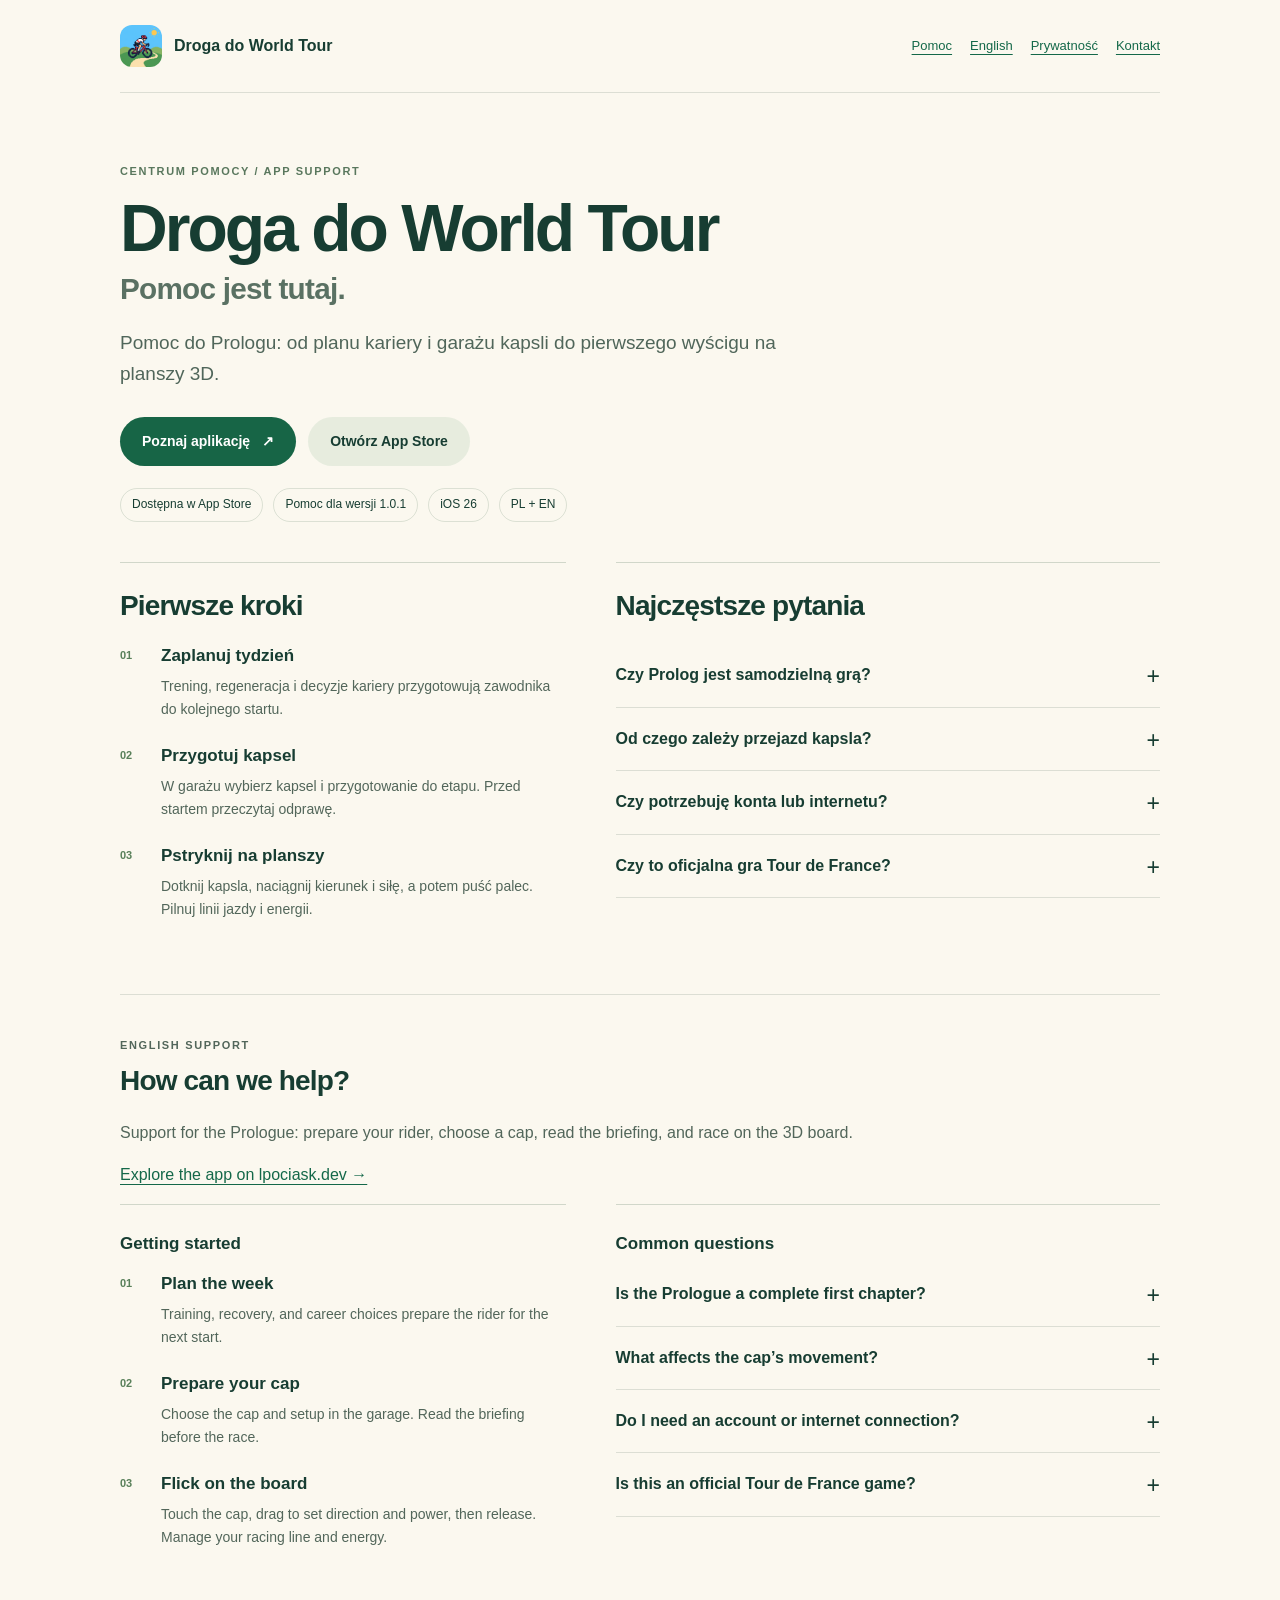
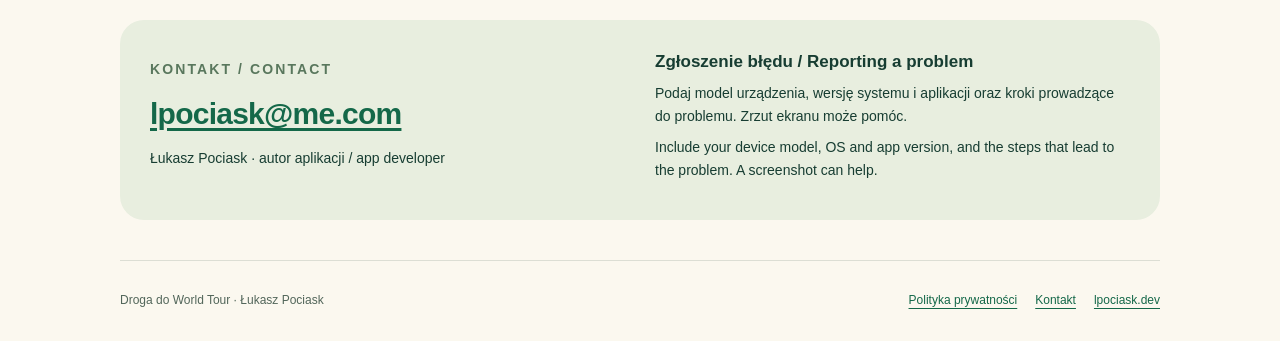
<file: index.html>
<!doctype html>
<html lang="pl">
<head>
<meta charset="utf-8">
<meta name="viewport" content="width=device-width,initial-scale=1">
<title>Droga do World Tour — pomoc i wsparcie</title>
<meta name="description" content="Wsparcie Droga do World Tour: pierwsze kroki, FAQ, kontakt, App Store i polityka prywatności.">
<link rel="canonical" href="https://lpociask.github.io/RoadToUCI-site/">
<meta name="theme-color" content="#fbf8ef">
<link rel="stylesheet" href="support-migration.css">
<link rel="icon" href="assets/roadtouci-icon.png">
</head>
<body>
<a class="skip" href="#main">Przejdź do treści</a>
<header class="shell topbar">
<a class="brand" href="./">
<img src="assets/roadtouci-icon.png" alt="" width="42" height="42">
<span>Droga do World Tour</span>
</a>
<nav aria-label="Nawigacja wsparcia">
<a href="#pomoc">Pomoc</a>
<a href="#support" lang="en">English</a>
<a href="privacy.html">Prywatność</a>
<a href="#contact">Kontakt</a>
</nav>
</header>
<main class="shell" id="main">
<section class="hero" id="top">
<p class="eyebrow">Centrum pomocy / App support</p>
<h1>Droga do World Tour<small>Pomoc jest tutaj.</small>
</h1>
<p class="lead">Pomoc do Prologu: od planu kariery i garażu kapsli do pierwszego wyścigu na planszy 3D.</p>
<div class="actions">
<a class="button" href="https://lpociask.dev/apps/world-tour/">Poznaj aplikację <span aria-hidden="true">↗</span>
</a>
<a class="button secondary" href="https://apps.apple.com/pl/app/road-to-world-tour/id6787514298">Otwórz App Store</a>
</div>
<ul class="meta">
<li>Dostępna w App Store</li>
<li>Pomoc dla wersji 1.0.1</li>
<li>iOS 26</li>
<li>PL + EN</li>
</ul>
</section>
<section id="pomoc" class="grid" aria-label="Pomoc po polsku">
<div class="panel">
<h2>Pierwsze kroki</h2>
<ol class="steps">
<li>
<div>
<h3>Zaplanuj tydzień</h3>
<p>Trening, regeneracja i decyzje kariery przygotowują zawodnika do kolejnego startu.</p>
</div>
</li>
<li>
<div>
<h3>Przygotuj kapsel</h3>
<p>W garażu wybierz kapsel i przygotowanie do etapu. Przed startem przeczytaj odprawę.</p>
</div>
</li>
<li>
<div>
<h3>Pstryknij na planszy</h3>
<p>Dotknij kapsla, naciągnij kierunek i siłę, a potem puść palec. Pilnuj linii jazdy i energii.</p>
</div>
</li>
</ol>
</div>
<div class="panel">
<h2>Najczęstsze pytania</h2>
<details>
<summary>Czy Prolog jest samodzielną grą?</summary>
<p>Tak. Prolog daje pełną pierwszą pętlę od decyzji kariery do wyścigu. Wersja 1.0.1 zawiera sezon Lipcowa Pętla 2026 z 21 etapami.</p>
</details>
<details>
<summary>Od czego zależy przejazd kapsla?</summary>
<p>Liczą się kierunek i moc pstryknięcia, linia jazdy, energia, trasa i przygotowanie. Decyzje kariery oraz garażu mają znaczenie w dniu wyścigu.</p>
</details>
<details>
<summary>Czy potrzebuję konta lub internetu?</summary>
<p>Gra nie wymaga konta. Postęp kariery, ustawienia garażu i stan wyścigu są zapisywane lokalnie na urządzeniu; rozgrywka działa offline.</p>
</details>
<details>
<summary>Czy to oficjalna gra Tour de France?</summary>
<p>Nie. To autorska, nielicencjonowana gra kolarska. Nie jest oficjalnym produktem Tour de France, UCI ani ASO.</p>
</details>
</div>
</section>
<section class="english" id="support" lang="en">
<p class="eyebrow">English support</p>
<h2>How can we help?</h2>
<p>Support for the Prologue: prepare your rider, choose a cap, read the briefing, and race on the 3D board.</p>
<p>
<a href="https://lpociask.dev/en/apps/world-tour/">Explore the app on lpociask.dev →</a>
</p>
<div class="grid">
<div class="panel">
<h3>Getting started</h3>
<ol class="steps">
<li>
<div>
<h3>Plan the week</h3>
<p>Training, recovery, and career choices prepare the rider for the next start.</p>
</div>
</li>
<li>
<div>
<h3>Prepare your cap</h3>
<p>Choose the cap and setup in the garage. Read the briefing before the race.</p>
</div>
</li>
<li>
<div>
<h3>Flick on the board</h3>
<p>Touch the cap, drag to set direction and power, then release. Manage your racing line and energy.</p>
</div>
</li>
</ol>
</div>
<div class="panel">
<h3>Common questions</h3>
<details>
<summary>Is the Prologue a complete first chapter?</summary>
<p>Yes. It includes a full loop from career decisions to racing. Version 1.0.1 includes the July Loop 2026 season with 21 stages.</p>
</details>
<details>
<summary>What affects the cap’s movement?</summary>
<p>Direction, flick power, racing line, energy, the course, and preparation all matter. Career and garage choices affect race day.</p>
</details>
<details>
<summary>Do I need an account or internet connection?</summary>
<p>No account is required and gameplay works offline. Career progress, garage choices, and race state are saved locally on your device.</p>
</details>
<details>
<summary>Is this an official Tour de France game?</summary>
<p>No. This is an original, unlicensed cycling game, not an official product of the Tour de France, UCI, or ASO.</p>
</details>
</div>
</div>
</section>
<section class="contact" id="contact">
<div>
<p class="eyebrow">Kontakt / Contact</p>
<a class="mail" href="mailto:lpociask@me.com">lpociask@me.com</a>
<p>Łukasz Pociask · autor aplikacji / app developer</p>
</div>
<div>
<h3>Zgłoszenie błędu / Reporting a problem</h3>
<p>Podaj model urządzenia, wersję systemu i aplikacji oraz kroki prowadzące do problemu. Zrzut ekranu może pomóc.</p>
<p lang="en">Include your device model, OS and app version, and the steps that lead to the problem. A screenshot can help.</p>
</div>
</section>
</main>
<footer class="shell foot">
<span>Droga do World Tour · Łukasz Pociask</span>
<nav aria-label="Stopka">
<a href="privacy.html">Polityka prywatności</a>
<a href="mailto:lpociask@me.com">Kontakt</a>
<a href="https://lpociask.dev/">lpociask.dev</a>
</nav>
</footer>
</body>
</html>
</file>
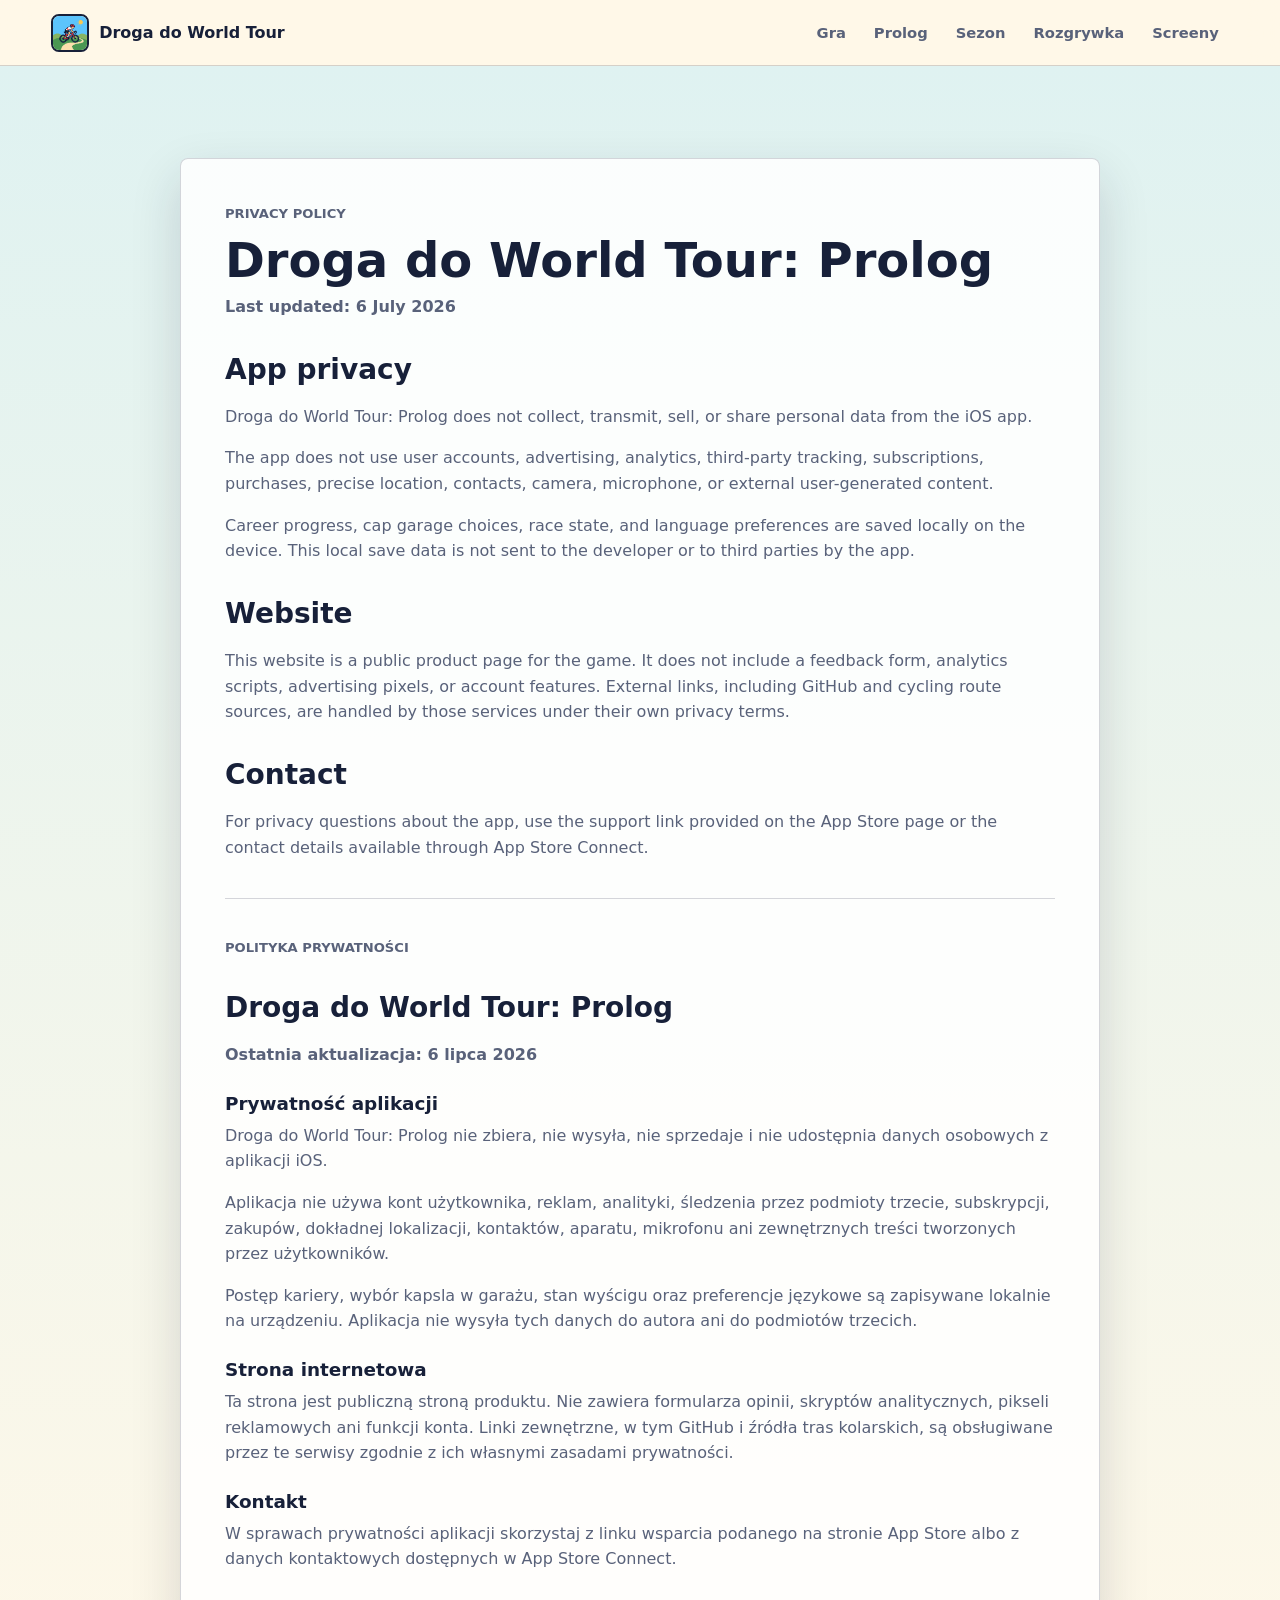
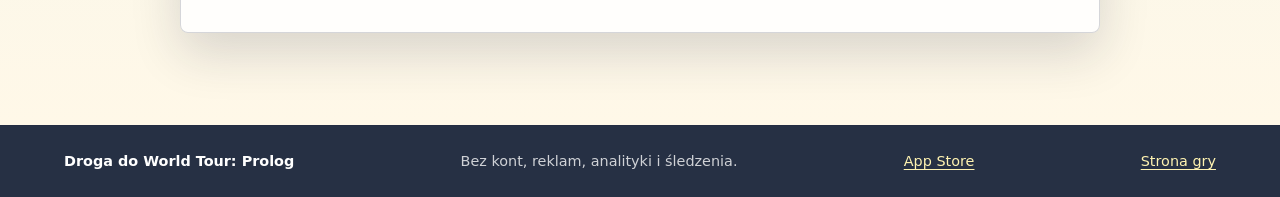
<file: privacy.html>
<!doctype html>
<html lang="en">
  <head>
    <meta charset="utf-8">
    <meta name="viewport" content="width=device-width, initial-scale=1">
    <meta
      name="description"
      content="Privacy policy for Droga do World Tour: Prolog."
    >
    <meta property="og:title" content="Droga do World Tour: Prolog Privacy Policy">
    <meta
      property="og:description"
      content="Droga do World Tour stores gameplay data locally on the device and does not use accounts, ads, analytics, purchases, or tracking."
    >
    <meta name="theme-color" content="#f4c95d">
    <title>Privacy Policy - Droga do World Tour: Prolog</title>
    <link rel="icon" href="assets/roadtouci-icon.png">
    <link rel="stylesheet" href="styles.css">
  </head>
  <body>
    <header class="site-header" aria-label="Main navigation">
      <a class="brand" href="https://lpociask.dev/apps/world-tour/" aria-label="Droga do World Tour: Prolog">
        <img src="assets/roadtouci-icon.png" alt="">
        <span>Droga do World Tour</span>
      </a>
      <nav>
        <a href="https://lpociask.dev/apps/world-tour/">Gra</a>
        <a href="https://lpociask.dev/apps/world-tour/#overview">Prolog</a>
        <a href="https://lpociask.dev/apps/world-tour/#stories">Sezon</a>
        <a href="https://lpociask.dev/apps/world-tour/#how">Rozgrywka</a>
        <a href="https://lpociask.dev/apps/world-tour/#screens">Screeny</a>
      </nav>
    </header>

    <main class="legal-page">
      <section class="section-inner legal-panel" aria-labelledby="privacy-title">
        <p class="section-kicker">Privacy Policy</p>
        <h1 id="privacy-title">Droga do World Tour: Prolog</h1>
        <p class="legal-updated">Last updated: 6 July 2026</p>

        <h2>App privacy</h2>
        <p>
          Droga do World Tour: Prolog does not collect, transmit, sell, or share
          personal data from the iOS app.
        </p>
        <p>
          The app does not use user accounts, advertising, analytics, third-party
          tracking, subscriptions, purchases, precise location, contacts, camera,
          microphone, or external user-generated content.
        </p>
        <p>
          Career progress, cap garage choices, race state, and language
          preferences are saved locally on the device. This local save data is
          not sent to the developer or to third parties by the app.
        </p>

        <h2>Website</h2>
        <p>
          This website is a public product page for the game. It does not include
          a feedback form, analytics scripts, advertising pixels, or account
          features. External links, including GitHub and cycling route sources,
          are handled by those services under their own privacy terms.
        </p>

        <h2>Contact</h2>
        <p>
          For privacy questions about the app, use the support link provided on
          the App Store page or the contact details available through App Store
          Connect.
        </p>

        <hr>

        <p class="section-kicker">Polityka prywatności</p>
        <h2>Droga do World Tour: Prolog</h2>
        <p class="legal-updated">Ostatnia aktualizacja: 6 lipca 2026</p>

        <h3>Prywatność aplikacji</h3>
        <p>
          Droga do World Tour: Prolog nie zbiera, nie wysyła, nie sprzedaje i nie
          udostępnia danych osobowych z aplikacji iOS.
        </p>
        <p>
          Aplikacja nie używa kont użytkownika, reklam, analityki, śledzenia
          przez podmioty trzecie, subskrypcji, zakupów, dokładnej lokalizacji,
          kontaktów, aparatu, mikrofonu ani zewnętrznych treści tworzonych przez
          użytkowników.
        </p>
        <p>
          Postęp kariery, wybór kapsla w garażu, stan wyścigu oraz preferencje
          językowe są zapisywane lokalnie na urządzeniu. Aplikacja nie wysyła
          tych danych do autora ani do podmiotów trzecich.
        </p>

        <h3>Strona internetowa</h3>
        <p>
          Ta strona jest publiczną stroną produktu. Nie zawiera formularza
          opinii, skryptów analitycznych, pikseli reklamowych ani funkcji konta.
          Linki zewnętrzne, w tym GitHub i źródła tras kolarskich, są obsługiwane
          przez te serwisy zgodnie z ich własnymi zasadami prywatności.
        </p>

        <h3>Kontakt</h3>
        <p>
          W sprawach prywatności aplikacji skorzystaj z linku wsparcia podanego
          na stronie App Store albo z danych kontaktowych dostępnych w App Store
          Connect.
        </p>
      </section>
    </main>

    <footer class="site-footer">
      <span>Droga do World Tour: Prolog</span>
      <span>Bez kont, reklam, analityki i śledzenia.</span>
      <a href="https://apps.apple.com/app/roadtouci/id6787514298" target="_blank" rel="noopener noreferrer">App Store</a>
      <a href="https://lpociask.dev/apps/world-tour/">Strona gry</a>
    </footer>
  </body>
</html>
</file>
<file: support-migration.css>
*{box-sizing:border-box}
html{scroll-behavior:smooth;
  scroll-padding-top:30px}
body{margin:0;
  background:#fbf8ef;
  color:#173d32;
  font-family:ui-rounded,-apple-system,BlinkMacSystemFont,"Segoe UI",sans-serif;
  line-height:1.65}
a{color:#146849;
  text-underline-offset:4px}
a:focus-visible,summary:focus-visible{outline:3px solid #178151;
  outline-offset:5px;
  border-radius:4px}
.shell{width:min(100% - 40px,1040px);
  margin-inline:auto}
.topbar{display:flex;
  align-items:center;
  justify-content:space-between;
  gap:24px;
  padding-block:25px;
  border-bottom:1px solid #24493625}
.brand{font-weight:800;
  text-decoration:none;
  display:flex;
  align-items:center;
  gap:12px;
  color:inherit}
.brand img{width:42px;
  height:42px;
  border-radius:12px}
.topbar nav{display:flex;
  flex-wrap:wrap;
  gap:18px;
  font-size:13px}
.hero{padding-block:58px 40px;
  max-width:800px}
.eyebrow{font-size:11px;
  letter-spacing:.15em;
  text-transform:uppercase;
  font-weight:800;
  color:#59775d}
.hero h1{font-size:clamp(35px,6vw,66px);
  line-height:1.05;
  letter-spacing:-.045em;
  margin:14px 0 22px}
.hero h1 small{display:block;
  font-size:.45em;
  letter-spacing:-.025em;
  margin-top:10px;
  font-weight:600;
  color:#5a7163}
.lead{font-size:19px;
  color:#50665a;
  max-width:680px}
.actions{display:flex;
  flex-wrap:wrap;
  gap:12px;
  margin:28px 0 22px}
.button{display:inline-flex;
  align-items:center;
  justify-content:center;
  gap:12px;
  background:#176546;
  color:white;
  padding:13px 22px;
  border-radius:100px;
  font-size:14px;
  font-weight:750;
  text-decoration:none;
  min-height:48px}
.button.secondary{background:#e5ecdde6;
  color:#173d32}
.meta{display:flex;
  gap:10px;
  flex-wrap:wrap;
  list-style:none;
  padding:0;
  margin:22px 0 0;
  font-size:12px}
.meta li{border:1px solid #28583726;
  border-radius:100px;
  padding:6px 11px}
.grid{display:grid;
  grid-template-columns:.9fr 1.1fr;
  gap:50px}
.panel{border-top:1px solid #31573c35;
  padding-block:27px}
h2{font-size:28px;
  letter-spacing:-.03em;
  line-height:1.15;
  margin:0 0 22px}
h3{font-size:17px;
  line-height:1.4;
  margin:0 0 7px}
.steps{padding:0;
  list-style:none;
  counter-reset:step;
  display:grid;
  gap:23px}
.steps li{counter-increment:step;
  display:grid;
  grid-template-columns:28px 1fr;
  gap:13px}
.steps li:before{content:counter(step,decimal-leading-zero);
  font-size:11px;
  font-weight:800;
  color:#59805a;
  margin-top:2px}
.steps p{font-size:14px;
  margin:0;
  color:#52665a}
details{border-bottom:1px solid #24493625}
summary{cursor:pointer;
  list-style:none;
  padding:18px 28px 18px 0;
  font-size:16px;
  font-weight:750;
  position:relative}
summary:after{content:"+";
  position:absolute;
  right:0;
  top:14px;
  font-size:23px;
  font-weight:400}
summary::-webkit-details-marker{display:none}
details[open] summary:after{content:"−"}
details>p{font-size:14px;
  color:#52665a;
  margin:0 0 22px}
.contact{background:#e8eedf;
  border-radius:24px;
  padding:30px;
  margin:28px 0 40px;
  display:grid;
  grid-template-columns:1fr 1fr;
  gap:30px}
.contact p{margin:8px 0;
  font-size:14px}
.contact a{overflow-wrap:anywhere}
.mail{font-size:clamp(20px,3.5vw,30px);
  font-weight:750;
  letter-spacing:-.025em}
.english{padding-top:30px;
  border-top:1px solid #24493625;
  margin-top:30px}
.english .grid{gap:50px}
.english>p{max-width:740px;
  color:#52665a}
.download-note{font-size:13px;
  color:#52665a}
.notice{background:#fffefa;
  border-left:3px solid #77a06f;
  padding:17px 20px;
  margin:25px 0}
.notice p{font-size:14px;
  margin:0}
.foot{display:flex;
  justify-content:space-between;
  flex-wrap:wrap;
  gap:14px;
  padding-block:30px;
  margin-top:30px;
  border-top:1px solid #24493625;
  font-size:12px;
  color:#52665a}
.foot nav{display:flex;
  gap:18px;
  flex-wrap:wrap}
.skip{position:fixed;
  left:15px;
  top:-90px;
  z-index:10;
  padding:10px 16px;
  background:#173d32;
  color:white}
.skip:focus{top:15px}
@media(max-width:700px){.shell{width:min(100% - 32px,1040px)}
.topbar{align-items:flex-start;
  gap:16px;
  flex-direction:column;
  padding-block:20px}
.topbar nav{gap:16px}
.hero{padding-block:40px 28px}
.lead{font-size:17px}
.grid,.contact,.english .grid{grid-template-columns:1fr;
  gap:22px}
.panel{padding-block:22px}
.contact{padding:23px;
  margin-top:20px;
  gap:15px}
.english{padding-top:28px}
.actions{gap:10px}
.button{padding-inline:19px}
}
@media(prefers-reduced-motion:reduce){html{scroll-behavior:auto}
}
</file>
<file: styles.css>
:root {
  color-scheme: light;
  --ink: #172039;
  --muted: #59627a;
  --paper: #fff8e8;
  --cream: #fff1c7;
  --mist: #dff2f1;
  --leaf: #427c55;
  --blue: #245b8f;
  --red: #c64b45;
  --gold: #f2c55a;
  --asphalt: #263044;
  --line: rgba(23, 32, 57, 0.18);
  --strong-line: #172039;
  --white: #ffffff;
  --shadow: 0 20px 50px rgba(23, 32, 57, 0.16);
}

* {
  box-sizing: border-box;
}

html {
  scroll-behavior: smooth;
}

body {
  margin: 0;
  background: var(--paper);
  color: var(--ink);
  font-family: Inter, ui-sans-serif, system-ui, -apple-system, BlinkMacSystemFont, "Segoe UI", sans-serif;
  line-height: 1.6;
}

img {
  display: block;
  max-width: 100%;
}

a {
  color: inherit;
}

.site-header {
  position: sticky;
  top: 0;
  z-index: 20;
  display: flex;
  align-items: center;
  justify-content: space-between;
  gap: 18px;
  min-height: 66px;
  padding: 10px clamp(18px, 4vw, 56px);
  background: rgba(255, 248, 232, 0.92);
  border-bottom: 1px solid var(--line);
  backdrop-filter: blur(16px);
}

.site-header.is-scrolled {
  box-shadow: 0 10px 30px rgba(23, 32, 57, 0.08);
}

.brand {
  display: inline-flex;
  align-items: center;
  gap: 10px;
  flex: 0 0 auto;
  font-weight: 900;
  text-decoration: none;
}

.brand img {
  width: 38px;
  height: 38px;
  border: 2px solid var(--strong-line);
  border-radius: 8px;
}

nav {
  display: flex;
  flex-wrap: wrap;
  justify-content: flex-end;
  gap: 8px;
  color: var(--muted);
  font-size: 0.92rem;
  font-weight: 800;
}

nav a {
  padding: 8px 10px;
  border-radius: 6px;
  text-decoration: none;
}

nav a:hover,
nav a:focus-visible {
  background: var(--cream);
  color: var(--ink);
  outline: 2px solid transparent;
}

.hero {
  position: relative;
  isolation: isolate;
  overflow: hidden;
  min-height: min(760px, 82vh);
  display: flex;
  align-items: center;
  padding: 82px clamp(18px, 7vw, 96px) 96px;
  color: var(--white);
  background-image:
    linear-gradient(90deg, rgba(18, 24, 41, 0.9) 0%, rgba(18, 24, 41, 0.68) 47%, rgba(18, 24, 41, 0.2) 100%),
    url("assets/prolog-hero.png"),
    linear-gradient(135deg, #294d77 0%, #e6b74b 44%, #f7ead1 100%);
  background-repeat: no-repeat;
  background-size: cover, min(44vw, 560px) auto, cover;
  background-position: center, right clamp(12px, 7vw, 120px) bottom -18px, center;
}

.hero::before {
  content: "";
  position: absolute;
  inset: auto 0 0;
  z-index: -1;
  height: 170px;
  background: linear-gradient(0deg, rgba(255, 248, 232, 0.85), rgba(255, 248, 232, 0));
  pointer-events: none;
}

.hero-copy {
  width: min(720px, 100%);
}

.eyebrow,
.section-kicker {
  margin: 0 0 12px;
  color: var(--red);
  font-size: 0.82rem;
  font-weight: 900;
  letter-spacing: 0;
  text-transform: uppercase;
}

.hero .eyebrow {
  color: var(--gold);
}

h1,
h2,
h3,
p {
  margin-top: 0;
}

h1 {
  max-width: 820px;
  margin-bottom: 18px;
  font-size: 5.6rem;
  line-height: 0.92;
}

h2 {
  margin-bottom: 18px;
  font-size: 3.35rem;
  line-height: 1;
}

h3 {
  margin-bottom: 8px;
  font-size: 1.15rem;
  line-height: 1.25;
}

.hero-lead {
  max-width: 650px;
  margin-bottom: 28px;
  color: #fff6d7;
  font-size: 1.2rem;
}

.hero-actions {
  display: flex;
  flex-wrap: wrap;
  gap: 12px;
}

.button {
  display: inline-flex;
  align-items: center;
  justify-content: center;
  min-height: 50px;
  padding: 12px 18px;
  border: 2px solid var(--strong-line);
  border-radius: 6px;
  box-shadow: 5px 5px 0 rgba(23, 32, 57, 0.22);
  font: inherit;
  font-weight: 900;
  text-decoration: none;
}

.button.primary {
  background: var(--gold);
  color: var(--ink);
}

.button.secondary {
  background: rgba(255, 255, 255, 0.9);
  color: var(--ink);
}

.button:hover,
.button:focus-visible {
  transform: translate(1px, 1px);
  box-shadow: 4px 4px 0 rgba(23, 32, 57, 0.22);
  outline: 2px solid transparent;
}

.hero-strip {
  position: absolute;
  left: clamp(18px, 7vw, 96px);
  right: clamp(18px, 7vw, 96px);
  bottom: 24px;
  display: grid;
  grid-template-columns: repeat(4, minmax(0, 1fr));
  gap: 10px;
}

.hero-strip span {
  min-height: 44px;
  display: grid;
  place-items: center;
  padding: 8px 10px;
  border: 1px solid rgba(255, 255, 255, 0.36);
  border-radius: 8px;
  background: rgba(255, 255, 255, 0.14);
  color: #fff9e8;
  font-size: 0.88rem;
  font-weight: 850;
  text-align: center;
  backdrop-filter: blur(14px);
}

.section {
  padding: clamp(58px, 8vw, 104px) clamp(18px, 5vw, 64px);
}

.section-inner {
  width: min(1180px, 100%);
  margin: 0 auto;
}

.split,
.prologue-layout {
  display: grid;
  grid-template-columns: minmax(0, 0.92fr) minmax(320px, 1fr);
  gap: clamp(28px, 6vw, 72px);
  align-items: center;
}

.section-game {
  background: var(--mist);
}

.section-game p,
.section-prologue p,
.section-season p,
.section-play p,
.section-screens p {
  color: var(--muted);
}

.pillar-grid,
.prologue-list,
.season-grid,
.loop-grid,
.screens-grid {
  display: grid;
  gap: 16px;
}

.pillar-grid {
  grid-template-columns: repeat(2, minmax(0, 1fr));
}

.pillar-grid article,
.prologue-list article,
.season-card,
.loop-grid article,
.screens-grid figure {
  border: 1px solid var(--line);
  border-radius: 8px;
  background: rgba(255, 255, 255, 0.74);
  box-shadow: var(--shadow);
}

.pillar-grid article {
  min-height: 178px;
  padding: 20px;
}

.pillar-grid span {
  display: inline-flex;
  margin-bottom: 18px;
  color: var(--red);
  font-weight: 950;
}

.pillar-grid p,
.prologue-list p,
.season-card p,
.loop-grid p {
  margin-bottom: 0;
  font-size: 0.96rem;
}

.section-prologue {
  background: var(--paper);
}

.prologue-list {
  grid-template-columns: repeat(2, minmax(0, 1fr));
}

.prologue-list article {
  padding: 20px;
}

.section-season {
  color: var(--white);
  background:
    linear-gradient(135deg, rgba(38, 48, 68, 0.96), rgba(33, 70, 85, 0.94)),
    url("assets/screen-board.png");
  background-size: cover;
  background-position: center;
  background-attachment: fixed;
}

.section-season .section-kicker,
.section-season h2,
.section-season h3,
.section-season strong,
.section-season a {
  color: var(--white);
}

.section-season p,
.section-season li {
  color: rgba(255, 255, 255, 0.78);
}

.section-heading {
  width: min(840px, 100%);
  margin-bottom: 30px;
}

.section-heading.narrow {
  width: min(760px, 100%);
}

.season-grid {
  grid-template-columns: repeat(4, minmax(0, 1fr));
  margin: 32px 0;
}

.season-card {
  min-height: 220px;
  padding: 20px;
  background: rgba(255, 255, 255, 0.1);
  border-color: rgba(255, 255, 255, 0.18);
  backdrop-filter: blur(16px);
}

.season-card span {
  display: inline-flex;
  margin-bottom: 18px;
  padding: 5px 9px;
  border-radius: 999px;
  color: var(--ink);
  font-size: 0.8rem;
  font-weight: 900;
}

.accent-gold span {
  background: var(--gold);
}

.accent-blue span {
  background: #8ec8ff;
}

.accent-green span {
  background: #a5df9e;
}

.accent-red span {
  background: #ff9f99;
}

.route-panel {
  display: grid;
  grid-template-columns: minmax(0, 0.9fr) minmax(300px, 1fr);
  gap: 26px;
  align-items: start;
  padding: 24px;
  border: 1px solid rgba(255, 255, 255, 0.22);
  border-radius: 8px;
  background: rgba(12, 18, 30, 0.58);
  box-shadow: 0 24px 70px rgba(0, 0, 0, 0.18);
}

.stage-list {
  display: grid;
  gap: 12px;
  margin: 0;
  padding-left: 20px;
}

.source-links {
  display: flex;
  flex-wrap: wrap;
  gap: 10px 14px;
  align-items: center;
  margin-top: 18px;
  color: rgba(255, 255, 255, 0.72);
  font-size: 0.92rem;
}

.source-links span {
  font-weight: 900;
}

.source-links a {
  color: #fff3b1;
  text-underline-offset: 3px;
}

.section-play {
  background: #f4f1e7;
}

.loop-grid {
  grid-template-columns: repeat(5, minmax(0, 1fr));
}

.loop-grid article {
  min-height: 205px;
  padding: 20px;
  background: var(--white);
}

.loop-grid span {
  width: 34px;
  height: 34px;
  display: grid;
  place-items: center;
  margin-bottom: 18px;
  border-radius: 50%;
  background: var(--blue);
  color: var(--white);
  font-weight: 950;
}

.section-screens {
  background: linear-gradient(180deg, #dff2f1 0%, #fff8e8 100%);
}

.screens-grid {
  grid-template-columns: repeat(5, minmax(0, 1fr));
  align-items: start;
}

.screens-grid figure {
  overflow: hidden;
  margin: 0;
  background: #111827;
}

.screens-grid img {
  width: 100%;
  aspect-ratio: 414 / 900;
  object-fit: cover;
}

.screens-grid figcaption {
  padding: 12px 14px 14px;
  background: var(--white);
  color: var(--ink);
  font-weight: 900;
  text-align: center;
}

.site-footer {
  display: flex;
  flex-wrap: wrap;
  justify-content: space-between;
  gap: 14px;
  padding: 24px clamp(18px, 5vw, 64px);
  border-top: 1px solid var(--line);
  background: var(--asphalt);
  color: rgba(255, 255, 255, 0.78);
  font-size: 0.9rem;
}

.site-footer span:first-child {
  color: var(--white);
  font-weight: 900;
}

.site-footer a {
  color: #fff3b1;
  text-underline-offset: 3px;
}

.legal-page {
  padding: clamp(48px, 8vw, 92px) clamp(18px, 5vw, 64px);
  background: linear-gradient(180deg, var(--mist) 0%, var(--paper) 100%);
}

.legal-panel {
  width: min(920px, 100%);
  padding: clamp(24px, 5vw, 44px);
  border: 1px solid var(--line);
  border-radius: 8px;
  background: rgba(255, 255, 255, 0.86);
  box-shadow: var(--shadow);
}

.legal-panel h1 {
  margin-bottom: 10px;
  color: var(--ink);
  font-size: 3rem;
  line-height: 1;
}

.legal-panel h2 {
  margin-top: 34px;
  font-size: 1.75rem;
  line-height: 1.15;
}

.legal-panel h3 {
  margin-top: 24px;
  font-size: 1.15rem;
}

.legal-panel p {
  color: var(--muted);
}

.legal-panel hr {
  margin: 38px 0;
  border: 0;
  border-top: 1px solid var(--line);
}

.legal-updated {
  font-weight: 800;
}

@media (max-width: 1080px) {
  h1 {
    font-size: 4.25rem;
  }

  h2 {
    font-size: 2.7rem;
  }

  .hero {
    min-height: 720px;
    background-size: cover, 460px auto, cover;
    background-position: center, right -40px bottom -10px, center;
  }

  .season-grid,
  .screens-grid {
    grid-template-columns: repeat(2, minmax(0, 1fr));
  }

  .loop-grid {
    grid-template-columns: repeat(3, minmax(0, 1fr));
  }
}

@media (max-width: 820px) {
  .site-header {
    position: static;
    align-items: flex-start;
    flex-direction: column;
  }

  nav {
    justify-content: flex-start;
  }

  .hero {
    min-height: 700px;
    align-items: flex-start;
    padding-top: 58px;
    background-image:
      linear-gradient(180deg, rgba(18, 24, 41, 0.92) 0%, rgba(18, 24, 41, 0.76) 55%, rgba(18, 24, 41, 0.3) 100%),
      url("assets/prolog-hero.png"),
      linear-gradient(135deg, #294d77 0%, #e6b74b 44%, #f7ead1 100%);
    background-size: cover, 330px auto, cover;
    background-position: center, right -48px bottom -10px, center;
  }

  h1 {
    font-size: 3.25rem;
    line-height: 0.96;
  }

  h2 {
    font-size: 2.25rem;
  }

  .hero-lead {
    font-size: 1.05rem;
  }

  .hero-strip {
    grid-template-columns: repeat(2, minmax(0, 1fr));
  }

  .split,
  .prologue-layout,
  .route-panel {
    grid-template-columns: 1fr;
  }

  .loop-grid {
    grid-template-columns: repeat(2, minmax(0, 1fr));
  }

  .section-season {
    background-attachment: scroll;
  }
}

@media (max-width: 560px) {
  .brand span {
    max-width: 210px;
  }

  nav {
    gap: 4px;
    font-size: 0.86rem;
  }

  nav a {
    padding: 6px 7px;
  }

  .hero {
    min-height: 760px;
    padding-bottom: 140px;
    background-size: cover, 310px auto, cover;
    background-position: center, right -84px bottom 56px, center;
  }

  h1 {
    font-size: 2.85rem;
  }

  h2 {
    font-size: 2rem;
  }

  .legal-panel h1 {
    font-size: 2.25rem;
  }

  .button {
    width: 100%;
  }

  .hero-strip,
  .pillar-grid,
  .prologue-list,
  .season-grid,
  .loop-grid,
  .screens-grid {
    grid-template-columns: 1fr;
  }

  .hero-strip {
    bottom: 18px;
  }
}
</file>
